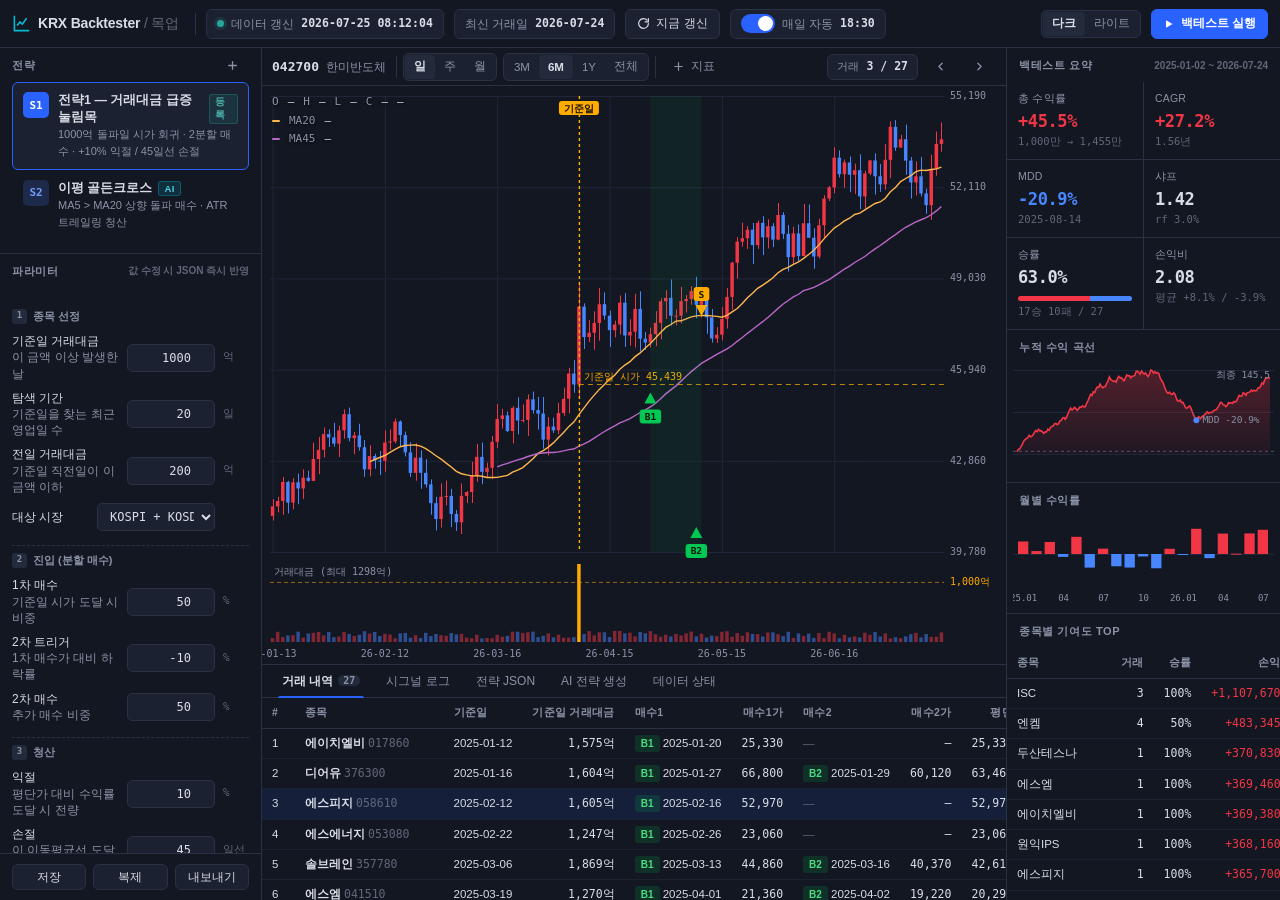
<file: mockup/index.html>
<!DOCTYPE html>
<html lang="ko">
<head>
<meta charset="utf-8">
<meta name="viewport" content="width=device-width, initial-scale=1">
<title>KRX Backtester — 목업</title>
<style>
/* ============================================================
   Design tokens — TradingView 계열 다크 (핀테크 / 데이터 대시보드)
   상승=적색 / 하락=청색 (국내 증시 관행)
   ============================================================ */
:root{
  --bg-0:#0b0e11;      /* 최하단 배경 */
  --bg-1:#131722;      /* 패널 */
  --bg-2:#1b2130;      /* 카드 / 입력 */
  --bg-3:#232a3b;      /* hover */
  --bd:#2a3143;        /* 보더 */
  --bd-str:#3a4359;
  --tx:#d9dde7;        /* 본문 */
  --tx-sub:#8b93a7;    /* 보조 (대비 4.5:1 이상) */
  --tx-dim:#5f6779;
  --up:#f23645;        /* 상승 */
  --dn:#4886ff;        /* 하락 */
  --buy:#00c853;       /* 매수 마커 */
  --sell:#ffab00;      /* 매도 마커 */
  --accent:#2962ff;
  --accent-2:#00bcd4;
  --warn:#ff9800;
  --ok:#26a69a;
  --r:6px;
  --mono:"JetBrains Mono","D2Coding",Consolas,"SF Mono",monospace;
  --sans:"Pretendard","Apple SD Gothic Neo","Malgun Gothic",-apple-system,BlinkMacSystemFont,"Segoe UI",Roboto,sans-serif;
  --z-nav:20; --z-pop:30; --z-modal:50;
}
*{box-sizing:border-box;margin:0;padding:0}
html,body{height:100%}
body{
  background:var(--bg-0);color:var(--tx);font-family:var(--sans);
  font-size:13px;line-height:1.5;overflow:hidden;
  -webkit-font-smoothing:antialiased;
}
button,input,select,textarea{font-family:inherit;font-size:inherit;color:inherit}
button{cursor:pointer;background:none;border:none}
:focus-visible{outline:2px solid var(--accent);outline-offset:1px;border-radius:3px}
::-webkit-scrollbar{width:9px;height:9px}
::-webkit-scrollbar-track{background:transparent}
::-webkit-scrollbar-thumb{background:#333c52;border-radius:5px}
::-webkit-scrollbar-thumb:hover{background:#465172}

/* ===== Layout ===== */
.app{display:flex;flex-direction:column;height:100vh}
.hd{
  height:48px;flex:0 0 48px;display:flex;align-items:center;gap:10px;
  padding:0 12px;background:var(--bg-1);border-bottom:1px solid var(--bd);z-index:var(--z-nav)
}
.body{flex:1;display:flex;min-height:0}
.pane-l{width:296px;flex:0 0 296px;background:var(--bg-1);border-right:1px solid var(--bd);display:flex;flex-direction:column;min-height:0}
.pane-c{flex:1;display:flex;flex-direction:column;min-width:0;background:var(--bg-1)}
.pane-r{width:312px;flex:0 0 312px;background:var(--bg-1);border-left:1px solid var(--bd);display:flex;flex-direction:column;min-height:0}

/* ===== Header ===== */
.logo{display:flex;align-items:center;gap:7px;font-weight:700;font-size:14px;letter-spacing:-.2px;padding-right:6px}
.logo svg{color:var(--accent-2)}
.logo span i{color:var(--tx-dim);font-style:normal;font-weight:500}
.vr{width:1px;height:22px;background:var(--bd)}
.spacer{flex:1}

.pill{
  display:inline-flex;align-items:center;gap:7px;height:30px;padding:0 10px;
  background:var(--bg-2);border:1px solid var(--bd);border-radius:var(--r);
  font-size:12px;color:var(--tx-sub);white-space:nowrap
}
.pill b{color:var(--tx);font-weight:600;font-family:var(--mono);font-size:11.5px}
.dot{width:7px;height:7px;border-radius:50%;background:var(--ok);flex:0 0 7px;box-shadow:0 0 0 3px rgba(38,166,154,.15)}
.dot.stale{background:var(--warn);box-shadow:0 0 0 3px rgba(255,152,0,.15)}
.dot.err{background:var(--up);box-shadow:0 0 0 3px rgba(242,54,69,.15)}

.btn{
  display:inline-flex;align-items:center;justify-content:center;gap:6px;
  height:30px;min-width:30px;padding:0 11px;border-radius:var(--r);
  background:var(--bg-2);border:1px solid var(--bd);color:var(--tx);
  font-size:12px;font-weight:500;transition:background .18s,border-color .18s,color .18s
}
.btn:hover{background:var(--bg-3);border-color:var(--bd-str)}
.btn:disabled{opacity:.45;cursor:not-allowed}
.btn-primary{background:var(--accent);border-color:var(--accent);color:#fff;font-weight:600}
.btn-primary:hover{background:#1e50d8;border-color:#1e50d8}
.btn-ghost{background:transparent;border-color:transparent;color:var(--tx-sub)}
.btn-ghost:hover{background:var(--bg-2);color:var(--tx)}
.btn-sm{height:26px;padding:0 9px;font-size:11.5px}
.btn.spin svg{animation:rot .9s linear infinite}
@keyframes rot{to{transform:rotate(360deg)}}

/* ===== Panel primitives ===== */
.sec{border-bottom:1px solid var(--bd)}
.sec-hd{
  display:flex;align-items:center;gap:6px;height:34px;padding:0 12px;
  font-size:11px;font-weight:700;letter-spacing:.6px;color:var(--tx-sub);text-transform:uppercase
}
.sec-hd .spacer{flex:1}
.sec-bd{padding:4px 12px 12px}
.scroll{overflow-y:auto;min-height:0}

/* 전략 목록 */
.stg{
  display:flex;align-items:flex-start;gap:9px;padding:9px 10px;border-radius:var(--r);
  border:1px solid transparent;transition:background .18s,border-color .18s;cursor:pointer;text-align:left;width:100%
}
.stg:hover{background:var(--bg-2)}
.stg[aria-selected="true"]{background:var(--bg-2);border-color:var(--accent)}
.stg-ic{
  width:26px;height:26px;flex:0 0 26px;border-radius:5px;display:grid;place-items:center;
  background:#1d2a4a;color:#6f9dff;font-family:var(--mono);font-size:11px;font-weight:700
}
.stg[aria-selected="true"] .stg-ic{background:var(--accent);color:#fff}
.stg-nm{font-size:12.5px;font-weight:600;display:flex;align-items:center;gap:6px}
.stg-ds{font-size:11px;color:var(--tx-sub);margin-top:1px;line-height:1.45}
.tag{
  display:inline-block;padding:1px 5px;border-radius:3px;font-size:9.5px;font-weight:700;
  letter-spacing:.3px;vertical-align:1px
}
.tag.ai{background:rgba(0,188,212,.14);color:#4dd0e1;border:1px solid rgba(0,188,212,.3)}
.tag.live{background:rgba(38,166,154,.14);color:#4db6ac;border:1px solid rgba(38,166,154,.3)}

/* 파라미터 폼 */
.grp{margin-top:10px}
.grp-t{
  display:flex;align-items:center;gap:6px;font-size:11px;font-weight:700;color:var(--tx-sub);
  padding:6px 0 5px;border-top:1px dashed var(--bd);margin-top:6px
}
.grp:first-child .grp-t{border-top:none;margin-top:0}
.grp-t .n{width:15px;height:15px;border-radius:3px;background:var(--bg-3);color:var(--tx-sub);
  display:grid;place-items:center;font-size:9px;font-family:var(--mono)}
.fld{display:flex;align-items:center;gap:8px;padding:4px 0}
.fld label{flex:1;font-size:12px;color:var(--tx-sub);line-height:1.35}
.fld label b{color:var(--tx);font-weight:500;display:block}
.inp{
  width:88px;flex:0 0 88px;height:28px;padding:0 8px;text-align:right;
  background:var(--bg-2);border:1px solid var(--bd);border-radius:5px;
  font-family:var(--mono);font-size:12px;transition:border-color .18s,background .18s
}
.inp:hover{border-color:var(--bd-str)}
.inp:focus{border-color:var(--accent);background:#161c2b;outline:none}
.inp.w-full{width:100%;flex:1;text-align:left}
.unit{width:26px;flex:0 0 26px;font-size:11px;color:var(--tx-dim);font-family:var(--mono)}
select.inp{text-align:left;cursor:pointer;padding-right:4px}

/* 토글 */
.sw{position:relative;width:34px;height:19px;flex:0 0 34px;cursor:pointer}
.sw input{position:absolute;opacity:0;width:100%;height:100%;margin:0;cursor:pointer}
.sw i{
  position:absolute;inset:0;background:#39415a;border-radius:19px;transition:background .18s;pointer-events:none
}
.sw i::after{
  content:"";position:absolute;top:2px;left:2px;width:15px;height:15px;border-radius:50%;
  background:#fff;transition:transform .18s
}
.sw input:checked + i{background:var(--accent)}
.sw input:checked + i::after{transform:translateX(15px)}
.sw input:focus-visible + i{box-shadow:0 0 0 2px var(--accent)}

/* 지표 칩 */
.chips{display:flex;flex-wrap:wrap;gap:5px;margin-top:6px}
.chip{
  display:inline-flex;align-items:center;gap:5px;height:25px;padding:0 8px;border-radius:13px;
  background:var(--bg-2);border:1px solid var(--bd);font-size:11.5px;color:var(--tx-sub);
  transition:background .18s,border-color .18s,color .18s
}
.chip:hover{background:var(--bg-3);color:var(--tx)}
.chip[aria-pressed="true"]{background:rgba(41,98,255,.16);border-color:rgba(41,98,255,.5);color:#8fb0ff}
.chip .sw-dot{width:6px;height:6px;border-radius:50%;background:currentColor;opacity:.55}
.chip[aria-pressed="true"] .sw-dot{opacity:1}

/* ===== 차트 툴바 ===== */
.tb{
  height:38px;flex:0 0 38px;display:flex;align-items:center;gap:6px;padding:0 10px;
  border-bottom:1px solid var(--bd);background:var(--bg-1)
}
.sym{display:flex;align-items:center;gap:7px;padding-right:4px}
.sym-cd{font-family:var(--mono);font-size:13px;font-weight:700}
.sym-nm{font-size:12px;color:var(--tx-sub)}
.seg{display:flex;background:var(--bg-2);border:1px solid var(--bd);border-radius:var(--r);padding:1px}
.seg button{
  height:24px;padding:0 9px;border-radius:4px;font-size:11.5px;color:var(--tx-sub);font-weight:500;
  transition:background .18s,color .18s
}
.seg button:hover{color:var(--tx)}
.seg button[aria-pressed="true"]{background:var(--bg-3);color:var(--tx);font-weight:600}

/* ===== 차트 ===== */
.chart-wrap{flex:1;position:relative;min-height:0;background:var(--bg-1)}
canvas{display:block;width:100%;height:100%}
.legend{
  position:absolute;top:8px;left:10px;display:flex;flex-direction:column;gap:2px;
  font-family:var(--mono);font-size:11px;pointer-events:none;z-index:2;text-shadow:0 1px 3px rgba(0,0,0,.8)
}
.legend .row{display:flex;gap:9px;align-items:center}
.legend .k{color:var(--tx-sub)}
.legend .sq{width:8px;height:2px;border-radius:1px}
.tt{
  position:absolute;z-index:var(--z-pop);pointer-events:none;display:none;
  background:rgba(19,23,34,.97);border:1px solid var(--bd-str);border-radius:var(--r);
  padding:7px 9px;font-family:var(--mono);font-size:11px;min-width:158px;
  box-shadow:0 8px 24px rgba(0,0,0,.55)
}
.tt .d{color:var(--tx-sub);margin-bottom:4px;font-size:10.5px}
.tt .l{display:flex;justify-content:space-between;gap:14px}
.tt .l span:first-child{color:var(--tx-sub)}
.tt .ev{margin-top:5px;padding-top:5px;border-top:1px solid var(--bd);font-size:10.5px}

/* ===== 우측 성과 ===== */
.kpi-grid{display:grid;grid-template-columns:1fr 1fr;gap:1px;background:var(--bd)}
.kpi{background:var(--bg-1);padding:9px 11px}
.kpi .k{font-size:10.5px;color:var(--tx-sub);letter-spacing:.2px;display:flex;align-items:center;gap:4px}
.kpi .v{font-family:var(--mono);font-size:17px;font-weight:700;margin-top:2px;letter-spacing:-.4px}
.kpi .s{font-size:10.5px;color:var(--tx-dim);font-family:var(--mono)}
.pos{color:var(--up)}.neg{color:var(--dn)}

.bar{height:5px;border-radius:3px;background:var(--bg-3);overflow:hidden;display:flex;margin-top:6px}
.bar i{display:block;height:100%}
.bar i.w{background:var(--up)}
.bar i.l{background:var(--dn)}

/* ===== 하단 독 ===== */
.dock{flex:0 0 236px;display:flex;flex-direction:column;border-top:1px solid var(--bd);background:var(--bg-1);min-height:0}
.tabs{height:33px;flex:0 0 33px;display:flex;align-items:center;gap:2px;padding:0 8px;border-bottom:1px solid var(--bd)}
.tab{
  height:33px;padding:0 12px;font-size:12px;color:var(--tx-sub);font-weight:500;position:relative;
  transition:color .18s
}
.tab:hover{color:var(--tx)}
.tab[aria-selected="true"]{color:var(--tx);font-weight:600}
.tab[aria-selected="true"]::after{content:"";position:absolute;left:8px;right:8px;bottom:0;height:2px;background:var(--accent);border-radius:2px 2px 0 0}
.tab .cnt{
  display:inline-block;margin-left:5px;padding:0 5px;border-radius:8px;background:var(--bg-3);
  font-size:10px;font-family:var(--mono);color:var(--tx-sub);vertical-align:1px
}
.tabpane{flex:1;overflow:auto;min-height:0;display:none}
.tabpane.on{display:block}

table{width:100%;border-collapse:collapse;font-size:12px}
thead th{
  position:sticky;top:0;background:var(--bg-1);z-index:1;text-align:right;font-weight:600;font-size:10.5px;
  color:var(--tx-sub);letter-spacing:.3px;padding:7px 10px;border-bottom:1px solid var(--bd);white-space:nowrap
}
thead th:first-child,thead th.l{text-align:left}
tbody td{padding:6px 10px;text-align:right;border-bottom:1px solid rgba(42,49,67,.5);font-family:var(--mono);font-size:11.5px;white-space:nowrap}
tbody td.l{text-align:left;font-family:var(--sans)}
tbody tr{transition:background .15s;cursor:pointer}
tbody tr:hover{background:var(--bg-2)}
tbody tr.sel{background:rgba(41,98,255,.1)}
.mk{
  display:inline-flex;align-items:center;gap:4px;padding:1px 6px;border-radius:3px;font-size:10px;font-weight:700
}
.mk.b{background:rgba(0,200,83,.15);color:#4ade80}
.mk.s{background:rgba(255,171,0,.15);color:#fbbf24}
.mk.x{background:rgba(72,134,255,.15);color:#7ba4ff}

/* 코드 뷰 */
pre.code{
  font-family:var(--mono);font-size:11.5px;line-height:1.6;padding:11px 13px;color:#c3cadb;
  tab-size:2;white-space:pre;overflow:auto
}
.code .k{color:#82aaff}.code .s{color:#c3e88d}.code .n{color:#f78c6c}.code .c{color:#5f6779}

/* AI 프롬프트 */
.ai-box{padding:11px 13px;display:flex;flex-direction:column;gap:9px;height:100%}
.ai-in{
  flex:1;min-height:56px;resize:none;background:var(--bg-2);border:1px solid var(--bd);border-radius:var(--r);
  padding:9px 11px;font-size:12.5px;line-height:1.55
}
.ai-in:focus{border-color:var(--accent);outline:none}
.ai-row{display:flex;gap:7px;align-items:center}
.hint{font-size:11px;color:var(--tx-dim);line-height:1.5}

/* 토스트 */
.toast{
  position:fixed;bottom:18px;left:50%;transform:translate(-50%,14px);z-index:var(--z-modal);
  display:flex;align-items:center;gap:8px;padding:9px 14px;border-radius:8px;
  background:#1e2536;border:1px solid var(--bd-str);box-shadow:0 10px 34px rgba(0,0,0,.6);
  font-size:12.5px;opacity:0;pointer-events:none;transition:opacity .22s,transform .22s
}
.toast.on{opacity:1;transform:translate(-50%,0)}

/* 진행 바 */
.prog{position:absolute;top:0;left:0;height:2px;background:var(--accent);width:0;transition:width .2s;z-index:var(--z-nav)}

@media (prefers-reduced-motion:reduce){*{animation:none!important;transition:none!important}}
@media (max-width:1280px){
  .pane-l{width:262px;flex-basis:262px}
  .pane-r{width:274px;flex-basis:274px}
}
</style>
</head>
<body>
<div class="app">
  <div class="prog" id="prog"></div>

  <!-- ================= 헤더 ================= -->
  <header class="hd">
    <div class="logo">
      <svg width="19" height="19" viewBox="0 0 24 24" fill="none" stroke="currentColor" stroke-width="2" stroke-linecap="round" stroke-linejoin="round" aria-hidden="true">
        <path d="M3 3v18h18"/><path d="m7 14 3-4 3 3 5-7"/>
      </svg>
      <span>KRX Backtester <i>/ 목업</i></span>
    </div>
    <div class="vr"></div>

    <div class="pill" title="marcap 저장소 마지막 git pull 시각">
      <span class="dot" id="dataDot" aria-hidden="true"></span>
      <span>데이터 갱신</span><b id="lastSync">2026-07-25 08:12:04</b>
    </div>
    <div class="pill" title="데이터셋에 포함된 마지막 거래일">
      <span>최신 거래일</span><b id="lastTrade">2026-07-24</b>
    </div>

    <button class="btn" id="btnSync" title="marcap 저장소를 지금 갱신합니다 (git pull)">
      <svg width="13" height="13" viewBox="0 0 24 24" fill="none" stroke="currentColor" stroke-width="2.2" stroke-linecap="round" stroke-linejoin="round" aria-hidden="true">
        <path d="M21 12a9 9 0 1 1-2.6-6.4"/><path d="M21 3v6h-6"/>
      </svg>
      지금 갱신
    </button>

    <label class="pill" style="cursor:pointer" title="Windows 작업 스케줄러에 매일 자동 갱신을 등록합니다">
      <span class="sw"><input type="checkbox" id="autoSync" checked><i></i></span>
      <span>매일 자동</span><b id="autoTime">18:30</b>
    </label>

    <div class="spacer"></div>

    <div class="seg" role="group" aria-label="테마">
      <button aria-pressed="true">다크</button><button aria-pressed="false">라이트</button>
    </div>
    <button class="btn btn-primary" id="btnRun">
      <svg width="12" height="12" viewBox="0 0 24 24" fill="currentColor" aria-hidden="true"><path d="M6 4.5v15l13-7.5z"/></svg>
      백테스트 실행
    </button>
  </header>

  <div class="body">
    <!-- ================= 좌측: 전략 ================= -->
    <aside class="pane-l">
      <div class="sec">
        <div class="sec-hd">
          전략
          <div class="spacer"></div>
          <button class="btn btn-ghost btn-sm" title="전략 추가">
            <svg width="13" height="13" viewBox="0 0 24 24" fill="none" stroke="currentColor" stroke-width="2.4" stroke-linecap="round" aria-hidden="true"><path d="M12 5v14M5 12h14"/></svg>
          </button>
        </div>
        <div class="sec-bd" style="padding-top:0">
          <button class="stg" aria-selected="true">
            <span class="stg-ic">S1</span>
            <span>
              <span class="stg-nm">전략1 — 거래대금 급증 눌림목 <span class="tag live">등록</span></span>
              <span class="stg-ds">1000억 돌파일 시가 회귀 · 2분할 매수 · +10% 익절 / 45일선 손절</span>
            </span>
          </button>
          <button class="stg" aria-selected="false">
            <span class="stg-ic">S2</span>
            <span>
              <span class="stg-nm">이평 골든크로스 <span class="tag ai">AI</span></span>
              <span class="stg-ds">MA5 &gt; MA20 상향 돌파 매수 · ATR 트레일링 청산</span>
            </span>
          </button>
        </div>
      </div>

      <div class="sec scroll" style="flex:1">
        <div class="sec-hd">
          파라미터
          <div class="spacer"></div>
          <span style="font-size:10px;color:var(--tx-dim);text-transform:none;letter-spacing:0">값 수정 시 JSON 즉시 반영</span>
        </div>
        <div class="sec-bd">

          <div class="grp">
            <div class="grp-t"><span class="n">1</span>종목 선정</div>
            <div class="fld">
              <label for="p_amt"><b>기준일 거래대금</b>이 금액 이상 발생한 날</label>
              <input class="inp" id="p_amt" type="number" value="1000" data-path="universe.spike_amount_krw_eok">
              <span class="unit">억</span>
            </div>
            <div class="fld">
              <label for="p_look"><b>탐색 기간</b>기준일을 찾는 최근 영업일 수</label>
              <input class="inp" id="p_look" type="number" value="20" data-path="universe.lookback_days">
              <span class="unit">일</span>
            </div>
            <div class="fld">
              <label for="p_prev"><b>전일 거래대금</b>기준일 직전일이 이 금액 이하</label>
              <input class="inp" id="p_prev" type="number" value="200" data-path="universe.prev_day_amount_max_eok">
              <span class="unit">억</span>
            </div>
            <div class="fld">
              <label for="p_mkt"><b>대상 시장</b></label>
              <select class="inp" id="p_mkt" style="width:118px;flex-basis:118px" data-path="universe.markets">
                <option>KOSPI + KOSDAQ</option><option>KOSPI</option><option>KOSDAQ</option>
              </select>
              <span class="unit"></span>
            </div>
          </div>

          <div class="grp">
            <div class="grp-t"><span class="n">2</span>진입 (분할 매수)</div>
            <div class="fld">
              <label for="p_b1"><b>1차 매수</b>기준일 시가 도달 시 비중</label>
              <input class="inp" id="p_b1" type="number" value="50" data-path="entries[0].size_pct">
              <span class="unit">%</span>
            </div>
            <div class="fld">
              <label for="p_b2d"><b>2차 트리거</b>1차 매수가 대비 하락률</label>
              <input class="inp" id="p_b2d" type="number" value="-10" data-path="entries[1].trigger_pct">
              <span class="unit">%</span>
            </div>
            <div class="fld">
              <label for="p_b2"><b>2차 매수</b>추가 매수 비중</label>
              <input class="inp" id="p_b2" type="number" value="50" data-path="entries[1].size_pct">
              <span class="unit">%</span>
            </div>
          </div>

          <div class="grp">
            <div class="grp-t"><span class="n">3</span>청산</div>
            <div class="fld">
              <label for="p_tp"><b>익절</b>평단가 대비 수익률 도달 시 전량</label>
              <input class="inp" id="p_tp" type="number" value="10" data-path="exits[0].target_pct">
              <span class="unit">%</span>
            </div>
            <div class="fld">
              <label for="p_sl"><b>손절</b>이 이동평균선 도달 시 전량</label>
              <input class="inp" id="p_sl" type="number" value="45" data-path="exits[1].ma_period">
              <span class="unit">일선</span>
            </div>
          </div>

          <div class="grp">
            <div class="grp-t"><span class="n">4</span>실행 · 비용</div>
            <div class="fld">
              <label for="p_res"><b>체결 해상도</b></label>
              <select class="inp" id="p_res" style="width:118px;flex-basis:118px" data-path="execution.resolution">
                <option>1분봉</option><option>일봉 (근사)</option>
              </select><span class="unit"></span>
            </div>
            <div class="fld">
              <label for="p_cap"><b>초기 자본</b></label>
              <input class="inp" id="p_cap" type="number" value="10000" data-path="portfolio.initial_capital_manwon">
              <span class="unit">만</span>
            </div>
            <div class="fld">
              <label for="p_slip"><b>슬리피지</b></label>
              <input class="inp" id="p_slip" type="number" value="0.1" step="0.05" data-path="execution.slippage_pct">
              <span class="unit">%</span>
            </div>
            <div class="fld">
              <label for="p_fee"><b>수수료+세금</b></label>
              <input class="inp" id="p_fee" type="number" value="0.23" step="0.01" data-path="execution.fee_pct">
              <span class="unit">%</span>
            </div>
          </div>

          <div class="grp">
            <div class="grp-t"><span class="n">5</span>표시 지표 (LAG)</div>
            <div class="chips" id="indChips">
              <button class="chip" aria-pressed="true" data-ind="MA45"><span class="sw-dot"></span>MA 45</button>
              <button class="chip" aria-pressed="true" data-ind="MA20"><span class="sw-dot"></span>MA 20</button>
              <button class="chip" aria-pressed="false" data-ind="MA5"><span class="sw-dot"></span>MA 5</button>
              <button class="chip" aria-pressed="false" data-ind="BB"><span class="sw-dot"></span>볼린저</button>
              <button class="chip" aria-pressed="false" data-ind="RSI"><span class="sw-dot"></span>RSI 14</button>
              <button class="chip" aria-pressed="false" data-ind="MACD"><span class="sw-dot"></span>MACD</button>
              <button class="chip" aria-pressed="false" data-ind="ATR"><span class="sw-dot"></span>ATR 14</button>
              <button class="chip" aria-pressed="false" data-ind="OBV"><span class="sw-dot"></span>OBV</button>
              <button class="chip" aria-pressed="false" data-ind="STOCH"><span class="sw-dot"></span>스토캐스틱</button>
              <button class="chip" aria-pressed="false" data-ind="ADD"><span class="sw-dot"></span>+ 지표 추가</button>
            </div>
          </div>

        </div>
      </div>

      <div class="sec" style="border-bottom:none">
        <div class="sec-bd" style="padding:10px 12px;display:flex;gap:7px">
          <button class="btn btn-sm" style="flex:1">저장</button>
          <button class="btn btn-sm" style="flex:1">복제</button>
          <button class="btn btn-sm" style="flex:1">내보내기</button>
        </div>
      </div>
    </aside>

    <!-- ================= 중앙: 차트 ================= -->
    <main class="pane-c">
      <div class="tb">
        <div class="sym">
          <span class="sym-cd" id="symCode">042700</span>
          <span class="sym-nm" id="symName">한미반도체</span>
        </div>
        <div class="vr"></div>
        <div class="seg" role="group" aria-label="봉 주기">
          <button aria-pressed="true">일</button><button aria-pressed="false">주</button><button aria-pressed="false">월</button>
        </div>
        <div class="seg" role="group" aria-label="조회 기간">
          <button aria-pressed="false">3M</button><button aria-pressed="true">6M</button>
          <button aria-pressed="false">1Y</button><button aria-pressed="false">전체</button>
        </div>
        <div class="vr"></div>
        <button class="btn btn-ghost btn-sm">
          <svg width="13" height="13" viewBox="0 0 24 24" fill="none" stroke="currentColor" stroke-width="2.2" stroke-linecap="round" aria-hidden="true"><path d="M12 5v14M5 12h14"/></svg>
          지표
        </button>
        <div class="spacer"></div>
        <span class="pill btn-sm" style="height:26px;font-size:11px">거래 <b id="tradeIdxLabel">3 / 27</b></span>
        <button class="btn btn-ghost btn-sm" id="prevTrade" aria-label="이전 거래">
          <svg width="13" height="13" viewBox="0 0 24 24" fill="none" stroke="currentColor" stroke-width="2.4" stroke-linecap="round" stroke-linejoin="round" aria-hidden="true"><path d="m15 18-6-6 6-6"/></svg>
        </button>
        <button class="btn btn-ghost btn-sm" id="nextTrade" aria-label="다음 거래">
          <svg width="13" height="13" viewBox="0 0 24 24" fill="none" stroke="currentColor" stroke-width="2.4" stroke-linecap="round" stroke-linejoin="round" aria-hidden="true"><path d="m9 18 6-6-6-6"/></svg>
        </button>
      </div>

      <div class="chart-wrap" id="chartWrap">
        <canvas id="chart"></canvas>
        <div class="legend" id="legend">
          <div class="row">
            <span class="k">O</span><span id="lgO">—</span>
            <span class="k">H</span><span id="lgH">—</span>
            <span class="k">L</span><span id="lgL">—</span>
            <span class="k">C</span><span id="lgC">—</span>
            <span id="lgP">—</span>
          </div>
          <div class="row"><span class="sq" style="background:#ffb74d"></span><span class="k">MA20</span><span id="lgM20">—</span></div>
          <div class="row"><span class="sq" style="background:#ba68c8"></span><span class="k">MA45</span><span id="lgM45">—</span></div>
        </div>
        <div class="tt" id="tt"></div>
      </div>

      <!-- ================= 하단 독 ================= -->
      <div class="dock">
        <div class="tabs" role="tablist">
          <button class="tab" role="tab" aria-selected="true" data-pane="pnTrades">거래 내역<span class="cnt" id="tradeCnt">27</span></button>
          <button class="tab" role="tab" aria-selected="false" data-pane="pnSignals">시그널 로그</button>
          <button class="tab" role="tab" aria-selected="false" data-pane="pnJson">전략 JSON</button>
          <button class="tab" role="tab" aria-selected="false" data-pane="pnAI">AI 전략 생성</button>
          <button class="tab" role="tab" aria-selected="false" data-pane="pnData">데이터 상태</button>
        </div>

        <div class="tabpane on" id="pnTrades" role="tabpanel">
          <table>
            <thead><tr>
              <th class="l">#</th><th class="l">종목</th><th class="l">기준일</th>
              <th>기준일 거래대금</th><th class="l">매수1</th><th>매수1가</th>
              <th class="l">매수2</th><th>매수2가</th><th>평단</th>
              <th class="l">매도일</th><th>매도가</th><th class="l">사유</th>
              <th>보유일</th><th>수익률</th><th>손익</th>
            </tr></thead>
            <tbody id="tradeBody"></tbody>
          </table>
        </div>

        <div class="tabpane" id="pnSignals" role="tabpanel">
          <pre class="code" id="sigLog"></pre>
        </div>

        <div class="tabpane" id="pnJson" role="tabpanel">
          <pre class="code" id="jsonView"></pre>
        </div>

        <div class="tabpane" id="pnAI" role="tabpanel">
          <div class="ai-box">
            <div class="hint">자연어로 조건을 쓰면 아래 <b>전략 DSL v1</b> JSON으로 변환됩니다. 변환 결과는 좌측 파라미터 패널에 그대로 로드됩니다.</div>
            <textarea class="ai-in" id="aiIn">20일 안에 거래대금 1000억 넘은 날이 있고, 그 전날은 200억 이하였던 종목 중에서 기준일 시가까지 눌린 종목을 시가에 절반 매수. 매수가보다 10% 더 빠지면 나머지 절반 매수. 평단 +10%면 전량 익절, 45일선 닿으면 전량 손절.</textarea>
            <div class="ai-row">
              <button class="btn btn-primary" id="btnAI">
                <svg width="13" height="13" viewBox="0 0 24 24" fill="none" stroke="currentColor" stroke-width="2" stroke-linecap="round" stroke-linejoin="round" aria-hidden="true"><path d="M12 3v3M12 18v3M3 12h3M18 12h3M5.6 5.6l2.1 2.1M16.3 16.3l2.1 2.1M18.4 5.6l-2.1 2.1M7.7 16.3l-2.1 2.1"/></svg>
                DSL로 변환
              </button>
              <button class="btn">예시 불러오기</button>
              <span class="hint" id="aiStat">DSL v1 · 검증 스키마 <code style="font-family:var(--mono)">strategies/schema.json</code></span>
            </div>
          </div>
        </div>

        <div class="tabpane" id="pnData" role="tabpanel">
          <table>
            <thead><tr><th class="l">항목</th><th class="l">값</th><th class="l">비고</th></tr></thead>
            <tbody>
              <tr><td class="l">저장소</td><td class="l">./marcap</td><td class="l">github.com/FinanceData/marcap</td></tr>
              <tr><td class="l">마지막 갱신</td><td class="l" id="dRow1">2026-07-25 08:12:04</td><td class="l">update_marcap.bat 실행</td></tr>
              <tr><td class="l">갱신 방식</td><td class="l">git pull --ff-only</td><td class="l">소요 3.4초 · 파일 2개 변경</td></tr>
              <tr><td class="l">최신 거래일</td><td class="l">2026-07-24</td><td class="l">marcap-2026.parquet</td></tr>
              <tr><td class="l">커버리지</td><td class="l">1995-05-02 ~ 2026-07-24</td><td class="l">32개 연도 파일 · 약 1,100만 행</td></tr>
              <tr><td class="l">자동 갱신</td><td class="l">매일 18:30</td><td class="l">작업 스케줄러 KRXBacktesterDataSync</td></tr>
              <tr><td class="l">캐시</td><td class="l">cache/daily.feather</td><td class="l">갱신 후 자동 재빌드</td></tr>
            </tbody>
          </table>
        </div>
      </div>
    </main>

    <!-- ================= 우측: 성과 ================= -->
    <aside class="pane-r">
      <div class="sec">
        <div class="sec-hd">백테스트 요약
          <div class="spacer"></div>
          <span style="font-size:10px;color:var(--tx-dim);text-transform:none;letter-spacing:0">2025-01-02 ~ 2026-07-24</span>
        </div>
        <div class="kpi-grid">
          <div class="kpi"><div class="k">총 수익률</div><div class="v pos" id="kRet">+38.4%</div><div class="s">1,000만 → 1,384만</div></div>
          <div class="kpi"><div class="k">CAGR</div><div class="v pos" id="kCagr">+24.1%</div><div class="s">1.56년</div></div>
          <div class="kpi"><div class="k">MDD</div><div class="v neg" id="kMdd">-12.7%</div><div class="s">2025-08-14</div></div>
          <div class="kpi"><div class="k">샤프</div><div class="v" id="kSharpe">1.42</div><div class="s">rf 3.0%</div></div>
          <div class="kpi"><div class="k">승률</div><div class="v" id="kWin">63.0%</div>
            <div class="bar"><i class="w" style="width:63%"></i><i class="l" style="width:37%"></i></div>
            <div class="s" style="margin-top:3px">17승 10패 / 27</div>
          </div>
          <div class="kpi"><div class="k">손익비</div><div class="v" id="kPf">2.08</div><div class="s">평균 +8.1% / -3.9%</div></div>
        </div>
      </div>

      <div class="sec">
        <div class="sec-hd">누적 수익 곡선</div>
        <div style="height:118px;padding:0 6px 8px"><canvas id="eq"></canvas></div>
      </div>

      <div class="sec">
        <div class="sec-hd">월별 수익률</div>
        <div style="height:96px;padding:0 6px 8px"><canvas id="mo"></canvas></div>
      </div>

      <div class="sec scroll" style="flex:1;border-bottom:none">
        <div class="sec-hd">종목별 기여도 Top</div>
        <table>
          <thead><tr><th class="l">종목</th><th>거래</th><th>승률</th><th>손익</th></tr></thead>
          <tbody id="byStock"></tbody>
        </table>
      </div>
    </aside>
  </div>
</div>

<div class="toast" id="toast"><span class="dot"></span><span id="toastMsg"></span></div>

<script>
/* ============================================================
   목업 데이터 생성 — 결정론적 시드 (새로고침해도 동일 화면)
   실제 구현에서는 marcap parquet + 1분봉 체결 시뮬레이터로 대체
   ============================================================ */
const seed = s => () => (s = s * 1664525 + 1013904223 & 0x7fffffff) / 0x7fffffff;
const rnd = seed(20260724);
const fmt = n => n.toLocaleString('ko-KR');
const pct = n => (n >= 0 ? '+' : '') + n.toFixed(2) + '%';
const CL = { up:'#f23645', dn:'#4886ff', buy:'#00c853', sell:'#ffab00',
             ma20:'#ffb74d', ma45:'#ba68c8', grid:'#20263a', txt:'#8b93a7' };

/* --- 일봉 시계열 --- */
const BARS = 132;
const bars = [];
(function build(){
  let px = 41000, d = new Date(2026, 0, 12);
  for (let i = 0; i < BARS; i++){
    d.setDate(d.getDate() + 1);
    while (d.getDay() === 0 || d.getDay() === 6) d.setDate(d.getDate() + 1);
    // 60번째 봉에서 거래대금 급증 이벤트(기준일)를 만든다
    const spike = i === 60;
    const drift = i < 60 ? 0.0012 : (i < 88 ? -0.0042 : 0.0035);
    const vol = spike ? 0.11 : 0.021;
    const o = px;
    const c = Math.max(1000, o * (1 + drift + (rnd() - 0.5) * vol * 2));
    const h = Math.max(o, c) * (1 + rnd() * (spike ? 0.05 : 0.013));
    const l = Math.min(o, c) * (1 - rnd() * (spike ? 0.018 : 0.013));
    const amt = Math.round((spike ? 1180 + rnd() * 420 : 55 + rnd() * 130) * 1e8); // 원
    bars.push({ t:new Date(d), o:Math.round(o), h:Math.round(h), l:Math.round(l), c:Math.round(c),
                v:Math.round(amt / ((o + c) / 2)), amt, spike });
    px = c;
  }
})();
const ma = p => bars.map((_, i) => i < p - 1 ? null
  : bars.slice(i - p + 1, i + 1).reduce((s, b) => s + b.c, 0) / p);
const MA20 = ma(20), MA45 = ma(45), MA5 = ma(5);

/* --- 전략1 시그널 (기준일 60 → 시가 회귀 → 2분할 → 익절) --- */
const REF = 60;
const refOpen = bars[REF].o;
let iB1 = bars.findIndex((b, i) => i > REF && b.l <= refOpen);
if (iB1 < 0) iB1 = REF + 14;
const pB1 = refOpen;
const pB2 = Math.round(pB1 * 0.9);
let iB2 = bars.findIndex((b, i) => i > iB1 && b.l <= pB2);
if (iB2 < 0) iB2 = iB1 + 9;
const avg = Math.round((pB1 + pB2) / 2);
const pTP = Math.round(avg * 1.1);
let iS = bars.findIndex((b, i) => i > iB2 && b.h >= pTP);
if (iS < 0) iS = bars.length - 4;

const marks = [
  { i:REF, kind:'ref',  price:refOpen, label:'기준일', note:'거래대금 ' + (bars[REF].amt / 1e8).toFixed(0) + '억 · 전일 ' + (bars[REF-1].amt / 1e8).toFixed(0) + '억' },
  { i:iB1, kind:'buy',  price:pB1, label:'B1', note:'기준일 시가 도달 · 50% 매수 @ ' + fmt(pB1) },
  { i:iB2, kind:'buy',  price:pB2, label:'B2', note:'B1 대비 -10% · 50% 추가 매수 @ ' + fmt(pB2) },
  { i:iS,  kind:'sell', price:pTP, label:'S',  note:'평단 +10% 익절 @ ' + fmt(pTP) }
];

/* --- 거래 내역 목업 --- */
const NAMES = [['042700','한미반도체'],['017860','에이치엘비'],['095340','ISC'],['214450','파마리서치'],
  ['058610','에스피지'],['278280','천보'],['365340','성일하이텍'],['348370','엔켐'],['053080','에스에너지'],
  ['475150','SK바이오팜'],['196170','알테오젠'],['145720','덴티움'],['950130','엑세스바이오'],
  ['064760','티씨케이'],['131970','두산테스나'],['253450','스튜디오드래곤'],['178920','PI첨단소재'],
  ['112040','위메이드'],['192080','더블유게임즈'],['041510','에스엠'],['263750','펄어비스'],
  ['293490','카카오게임즈'],['376300','디어유'],['357780','솔브레인'],['403870','HPSP'],
  ['166090','하나머티리얼즈'],['240810','원익IPS']];
const REASONS = [['익절','+10% 도달','s'],['익절','+10% 도달','s'],['익절','+10% 도달','s'],['손절','45일선 이탈','x']];
const trades = NAMES.map((_, i) => {
  // 같은 종목이 여러 번 잡히는 경우를 섞는다 (종목별 기여도 표 확인용)
  const n = i % 3 === 0 ? NAMES[Math.floor(rnd() * 12)] : NAMES[i];
  const win = rnd() < 0.63;
  const r = win ? 10 : -(2 + rnd() * 6);
  const b1 = Math.round((8000 + rnd() * 90000) / 10) * 10;
  const has2 = rnd() < 0.55;
  const b2 = has2 ? Math.round(b1 * 0.9 / 10) * 10 : null;
  const av = has2 ? Math.round((b1 + b2) / 2) : b1;
  const sp = Math.round(av * (1 + r / 100) / 10) * 10;
  const d0 = new Date(2025, 0, 6 + Math.floor(rnd() * 550));
  const dB1 = new Date(d0.getTime() + 86400000 * (2 + Math.floor(rnd() * 12)));
  const dB2 = has2 ? new Date(dB1.getTime() + 86400000 * (1 + Math.floor(rnd() * 9))) : null;
  const hold = 3 + Math.floor(rnd() * 34);
  const dS = new Date(dB1.getTime() + 86400000 * hold);
  const qty = Math.floor(3700000 / av);
  return { no:i + 1, code:n[0], name:n[1], ref:d0, amt:1000 + Math.floor(rnd() * 900),
           dB1, b1, dB2, b2, av, dS, sp, hold, r, pnl:Math.round((sp - av) * qty),
           reason: win ? REASONS[0] : REASONS[3] };
}).sort((a, b) => a.dB1 - b.dB1).map((t, i) => (t.no = i + 1, t));

const D = d => d.toISOString().slice(0, 10);

/* ============================================================
   렌더링
   ============================================================ */
function fitCanvas(cv){
  const r = cv.getBoundingClientRect(), dpr = window.devicePixelRatio || 1;
  cv.width = Math.max(1, r.width * dpr); cv.height = Math.max(1, r.height * dpr);
  const ctx = cv.getContext('2d'); ctx.setTransform(dpr, 0, 0, dpr, 0, 0);
  return { ctx, w:r.width, h:r.height };
}

const active = new Set(['MA45','MA20']);
let hoverIdx = -1;

function drawChart(){
  const cv = document.getElementById('chart');
  const { ctx, w, h } = fitCanvas(cv);
  const PR = 62, PL = 8, PT = 10, PB = 22;           // 우측 가격축 / 하단 시간축
  const volH = 78, gap = 12;
  const priceH = h - PT - PB - volH - gap;
  const cw = (w - PL - PR) / BARS, bw = Math.max(1.5, cw * 0.68);

  const hi = Math.max(...bars.map(b => b.h)) * 1.015;
  const lo = Math.min(...bars.map(b => b.l)) * 0.985;
  const Y = p => PT + (hi - p) / (hi - lo) * priceH;
  const X = i => PL + i * cw + cw / 2;
  const vMax = Math.max(...bars.map(b => b.amt));
  const VY = a => PT + priceH + gap + volH - (a / vMax) * volH;

  ctx.clearRect(0, 0, w, h);
  ctx.font = '10px ui-monospace,Consolas,monospace';

  // 격자 + 가격축
  ctx.strokeStyle = CL.grid; ctx.fillStyle = CL.txt; ctx.lineWidth = 1;
  for (let g = 0; g <= 5; g++){
    const y = PT + priceH * g / 5, p = hi - (hi - lo) * g / 5;
    ctx.beginPath(); ctx.moveTo(PL, y + .5); ctx.lineTo(w - PR, y + .5); ctx.stroke();
    ctx.textAlign = 'left'; ctx.fillText(fmt(Math.round(p / 10) * 10), w - PR + 6, y + 3);
  }
  // 시간축
  ctx.textAlign = 'center';
  for (let i = 0; i < BARS; i += 22){
    const x = X(i);
    ctx.strokeStyle = CL.grid; ctx.beginPath(); ctx.moveTo(x + .5, PT); ctx.lineTo(x + .5, PT + priceH); ctx.stroke();
    ctx.fillStyle = CL.txt; ctx.fillText(D(bars[i].t).slice(2), x, h - 7);
  }

  // 거래대금
  bars.forEach((b, i) => {
    ctx.fillStyle = b.spike ? '#ffab00' : (b.c >= b.o ? 'rgba(242,54,69,.5)' : 'rgba(72,134,255,.5)');
    const y = VY(b.amt); ctx.fillRect(X(i) - bw / 2, y, bw, PT + priceH + gap + volH - y);
  });
  ctx.fillStyle = CL.txt; ctx.textAlign = 'left';
  ctx.fillText('거래대금 (최대 ' + (vMax / 1e8).toFixed(0) + '억)', PL + 4, PT + priceH + gap + 11);
  // 1000억 기준선
  const yRef = VY(1000e8);
  if (yRef > PT + priceH + gap){
    ctx.strokeStyle = 'rgba(255,171,0,.55)'; ctx.setLineDash([4, 3]);
    ctx.beginPath(); ctx.moveTo(PL, yRef + .5); ctx.lineTo(w - PR, yRef + .5); ctx.stroke(); ctx.setLineDash([]);
    ctx.fillStyle = '#ffab00'; ctx.textAlign = 'left'; ctx.fillText('1,000억', w - PR + 6, yRef + 3);
  }

  // 캔들
  bars.forEach((b, i) => {
    const up = b.c >= b.o, x = X(i);
    ctx.strokeStyle = ctx.fillStyle = up ? CL.up : CL.dn;
    ctx.lineWidth = 1;
    ctx.beginPath(); ctx.moveTo(Math.round(x) + .5, Y(b.h)); ctx.lineTo(Math.round(x) + .5, Y(b.l)); ctx.stroke();
    const yo = Y(b.o), yc = Y(b.c);
    ctx.fillRect(x - bw / 2, Math.min(yo, yc), bw, Math.max(1, Math.abs(yc - yo)));
  });

  // 이동평균
  const line = (arr, color) => {
    ctx.strokeStyle = color; ctx.lineWidth = 1.4; ctx.beginPath();
    let started = false;
    arr.forEach((v, i) => { if (v == null) return;
      started ? ctx.lineTo(X(i), Y(v)) : (ctx.moveTo(X(i), Y(v)), started = true); });
    ctx.stroke();
  };
  if (active.has('MA20')) line(MA20, CL.ma20);
  if (active.has('MA45')) line(MA45, CL.ma45);
  if (active.has('MA5'))  line(MA5,  '#4dd0e1');

  // 기준일 시가 수평선
  ctx.strokeStyle = 'rgba(255,171,0,.75)'; ctx.setLineDash([5, 4]); ctx.lineWidth = 1;
  ctx.beginPath(); ctx.moveTo(X(REF), Y(refOpen)); ctx.lineTo(w - PR, Y(refOpen)); ctx.stroke(); ctx.setLineDash([]);
  ctx.fillStyle = '#ffab00'; ctx.textAlign = 'left';
  ctx.fillText('기준일 시가 ' + fmt(refOpen), X(REF) + 5, Y(refOpen) - 5);

  // 보유 구간 음영
  ctx.fillStyle = 'rgba(0,200,83,.07)';
  ctx.fillRect(X(iB1), PT, X(iS) - X(iB1), priceH);

  // 매매 마커
  marks.forEach(m => {
    const x = X(m.i);
    if (m.kind === 'ref'){
      ctx.strokeStyle = '#ffab00'; ctx.lineWidth = 1.4; ctx.setLineDash([3, 3]);
      ctx.beginPath(); ctx.moveTo(x + .5, PT); ctx.lineTo(x + .5, PT + priceH); ctx.stroke(); ctx.setLineDash([]);
      badge(ctx, x, PT + 12, '기준일', '#ffab00', '#1a1305'); return;
    }
    const buy = m.kind === 'buy';
    const y = Y(m.price) + (buy ? 16 : -16);
    ctx.fillStyle = buy ? CL.buy : CL.sell;
    ctx.beginPath();
    if (buy){ ctx.moveTo(x, y - 8); ctx.lineTo(x - 6, y + 3); ctx.lineTo(x + 6, y + 3); }
    else    { ctx.moveTo(x, y + 8); ctx.lineTo(x - 6, y - 3); ctx.lineTo(x + 6, y - 3); }
    ctx.closePath(); ctx.fill();
    badge(ctx, x, buy ? y + 16 : y - 14, m.label, buy ? CL.buy : CL.sell, '#08130a');
  });

  // 크로스헤어
  if (hoverIdx >= 0 && hoverIdx < BARS){
    const x = X(hoverIdx), b = bars[hoverIdx];
    ctx.strokeStyle = 'rgba(139,147,167,.45)'; ctx.setLineDash([3, 3]); ctx.lineWidth = 1;
    ctx.beginPath(); ctx.moveTo(x + .5, PT); ctx.lineTo(x + .5, h - PB); ctx.stroke();
    ctx.beginPath(); ctx.moveTo(PL, Y(b.c) + .5); ctx.lineTo(w - PR, Y(b.c) + .5); ctx.stroke();
    ctx.setLineDash([]);
    ctx.fillStyle = '#2a3143'; ctx.fillRect(w - PR + 2, Y(b.c) - 8, PR - 4, 16);
    ctx.fillStyle = '#d9dde7'; ctx.textAlign = 'left'; ctx.fillText(fmt(b.c), w - PR + 6, Y(b.c) + 3);
  }
  return { X, Y, PL, PR, PT, priceH, cw };
}
function badge(ctx, cx, cy, text, bg, fg){
  ctx.font = 'bold 9.5px ui-monospace,Consolas,monospace';
  const wd = ctx.measureText(text).width + 10;
  ctx.fillStyle = bg;
  ctx.beginPath(); ctx.roundRect(cx - wd / 2, cy - 7, wd, 14, 3); ctx.fill();
  ctx.fillStyle = fg; ctx.textAlign = 'center'; ctx.fillText(text, cx, cy + 3.5);
  ctx.font = '10px ui-monospace,Consolas,monospace';
}

/* --- 수익 곡선 --- */
let EQ = null;   // 리사이즈 때마다 값이 바뀌지 않도록 1회만 생성
function buildEquity(){
  const eq = [], n = 190; let v = 100, peak = 100;
  const dd = [];
  for (let i = 0; i < n; i++){
    // 105~135구간에 조정 국면을 넣어 MDD가 눈에 보이도록 한다
    const drift = (i > 105 && i < 135) ? -0.0055 : 0.0035;
    v *= 1 + drift + (rnd() - 0.5) * 0.028;
    peak = Math.max(peak, v); eq.push(v); dd.push((v / peak - 1) * 100);
  }
  // KPI 카드와 곡선의 수치를 항상 일치시킨다
  const mdd = Math.min(...dd), ret = eq[n - 1] - 100;
  document.getElementById('kMdd').textContent = mdd.toFixed(1) + '%';
  document.getElementById('kRet').textContent = (ret >= 0 ? '+' : '') + ret.toFixed(1) + '%';
  document.getElementById('kRet').nextElementSibling.textContent =
    '1,000만 → ' + fmt(Math.round((100 + ret) * 10)) + '만';
  document.getElementById('kCagr').textContent =
    (ret >= 0 ? '+' : '') + ((Math.pow(1 + ret / 100, 1 / 1.56) - 1) * 100).toFixed(1) + '%';
  return { eq, dd, n, ret, mdd };
}
function drawEquity(){
  const cv = document.getElementById('eq'); const { ctx, w, h } = fitCanvas(cv);
  EQ ??= buildEquity();
  const { eq, dd, n } = EQ;
  const hi = Math.max(...eq), lo = Math.min(...eq, 98);
  const X = i => 4 + i / (n - 1) * (w - 8), Y = p => 6 + (hi - p) / (hi - lo) * (h - 26);
  ctx.clearRect(0, 0, w, h);
  ctx.strokeStyle = CL.grid; ctx.lineWidth = 1;
  [0, .5, 1].forEach(g => { const y = 6 + (h - 26) * g;
    ctx.beginPath(); ctx.moveTo(0, y + .5); ctx.lineTo(w, y + .5); ctx.stroke(); });
  // 기준선 100
  ctx.strokeStyle = 'rgba(139,147,167,.5)'; ctx.setLineDash([3, 3]);
  ctx.beginPath(); ctx.moveTo(0, Y(100) + .5); ctx.lineTo(w, Y(100) + .5); ctx.stroke(); ctx.setLineDash([]);
  // 면적
  const g = ctx.createLinearGradient(0, 0, 0, h);
  g.addColorStop(0, 'rgba(242,54,69,.30)'); g.addColorStop(1, 'rgba(242,54,69,0)');
  ctx.beginPath(); ctx.moveTo(X(0), Y(eq[0]));
  eq.forEach((p, i) => ctx.lineTo(X(i), Y(p)));
  ctx.lineTo(X(n - 1), h - 20); ctx.lineTo(X(0), h - 20); ctx.closePath();
  ctx.fillStyle = g; ctx.fill();
  ctx.beginPath(); eq.forEach((p, i) => i ? ctx.lineTo(X(i), Y(p)) : ctx.moveTo(X(i), Y(p)));
  ctx.strokeStyle = CL.up; ctx.lineWidth = 1.6; ctx.stroke();
  // MDD 지점
  const mi = dd.indexOf(Math.min(...dd));
  ctx.fillStyle = CL.dn; ctx.beginPath(); ctx.arc(X(mi), Y(eq[mi]), 3, 0, 7); ctx.fill();
  ctx.font = '9.5px ui-monospace,Consolas,monospace'; ctx.fillStyle = '#8b93a7'; ctx.textAlign = 'left';
  ctx.fillText('MDD ' + dd[mi].toFixed(1) + '%', X(mi) + 6, Y(eq[mi]) + 3);
  ctx.textAlign = 'right'; ctx.fillText('최종 ' + eq[n - 1].toFixed(1), w - 4, 14);
}

/* --- 월별 수익률 --- */
let MO = null;
function drawMonthly(){
  const cv = document.getElementById('mo'); const { ctx, w, h } = fitCanvas(cv);
  const labels = ['25.01','02','03','04','05','06','07','08','09','10','11','12','26.01','02','03','04','05','06','07'];
  MO ??= labels.map(() => (rnd() - 0.38) * 13);
  const vals = MO;
  const mx = Math.max(...vals.map(Math.abs)) * 1.15;
  const bwid = (w - 8) / vals.length, zero = 8 + (h - 30) / 2;
  ctx.clearRect(0, 0, w, h);
  ctx.strokeStyle = CL.grid; ctx.beginPath(); ctx.moveTo(0, zero + .5); ctx.lineTo(w, zero + .5); ctx.stroke();
  ctx.font = '9px ui-monospace,Consolas,monospace';
  vals.forEach((v, i) => {
    const x = 4 + i * bwid, bh = Math.abs(v) / mx * ((h - 30) / 2);
    ctx.fillStyle = v >= 0 ? CL.up : CL.dn;
    ctx.fillRect(x + 1, v >= 0 ? zero - bh : zero, bwid - 3, Math.max(1, bh));
    if (i % 3 === 0){ ctx.fillStyle = CL.txt; ctx.textAlign = 'center';
      ctx.fillText(labels[i], x + bwid / 2, h - 4); }
  });
}

/* --- 테이블 --- */
function renderTrades(){
  const tb = document.getElementById('tradeBody');
  tb.innerHTML = trades.map(t => `
    <tr data-no="${t.no}" ${t.no === 3 ? 'class="sel"' : ''}>
      <td class="l">${t.no}</td>
      <td class="l"><b>${t.name}</b> <span style="color:var(--tx-dim);font-family:var(--mono)">${t.code}</span></td>
      <td class="l">${D(t.ref)}</td>
      <td>${fmt(t.amt)}억</td>
      <td class="l"><span class="mk b">B1</span> ${D(t.dB1)}</td>
      <td>${fmt(t.b1)}</td>
      <td class="l">${t.b2 ? `<span class="mk b">B2</span> ${D(t.dB2)}` : '<span style="color:var(--tx-dim)">—</span>'}</td>
      <td>${t.b2 ? fmt(t.b2) : '—'}</td>
      <td>${fmt(t.av)}</td>
      <td class="l"><span class="mk ${t.reason[2]}">${t.reason[0]}</span> ${D(t.dS)}</td>
      <td>${fmt(t.sp)}</td>
      <td class="l" style="color:var(--tx-sub)">${t.reason[1]}</td>
      <td>${t.hold}일</td>
      <td class="${t.r >= 0 ? 'pos' : 'neg'}"><b>${pct(t.r)}</b></td>
      <td class="${t.r >= 0 ? 'pos' : 'neg'}">${t.pnl >= 0 ? '+' : ''}${fmt(t.pnl)}</td>
    </tr>`).join('');
  tb.querySelectorAll('tr').forEach(tr => tr.addEventListener('click', () => {
    tb.querySelectorAll('tr').forEach(x => x.classList.remove('sel'));
    tr.classList.add('sel');
    const t = trades[+tr.dataset.no - 1];
    document.getElementById('symCode').textContent = t.code;
    document.getElementById('symName').textContent = t.name;
    document.getElementById('tradeIdxLabel').textContent = `${t.no} / ${trades.length}`;
    toast(`${t.name} 거래 #${t.no} — 차트 이동`);
  }));
  document.getElementById('tradeCnt').textContent = trades.length;

  const agg = {};
  trades.forEach(t => { (agg[t.name] ??= { n:0, w:0, p:0 }); agg[t.name].n++;
    agg[t.name].w += t.r >= 0 ? 1 : 0; agg[t.name].p += t.pnl; });
  document.getElementById('byStock').innerHTML = Object.entries(agg)
    .sort((a, b) => b[1].p - a[1].p).slice(0, 9)
    .map(([k, v]) => `<tr><td class="l">${k}</td><td>${v.n}</td>
      <td>${Math.round(v.w / v.n * 100)}%</td>
      <td class="${v.p >= 0 ? 'pos' : 'neg'}">${v.p >= 0 ? '+' : ''}${fmt(v.p)}</td></tr>`).join('');
}

/* --- 시그널 로그 --- */
function renderSignals(){
  const L = [];
  const p = (d, tag, msg) => L.push(`<span class="c">${d}</span>  <span class="k">[${tag}]</span>  ${msg}`);
  p('2026-04-08 09:00:00', 'SCAN ', '전체 2,741종목 스캔 · 최근 20영업일 거래대금 1,000억 돌파일 탐색');
  p('2026-04-08 09:00:02', 'MATCH', '042700 한미반도체 — 기준일 2026-04-07 거래대금 <span class="n">1,432억</span> (전일 <span class="n">118억</span> ≤ 200억) → 후보 등록');
  p('2026-04-08 09:00:02', 'WATCH', '042700 목표 진입가 = 기준일 시가 <span class="n">' + fmt(refOpen) + '</span> · 1분봉 감시 시작');
  p('2026-04-14 10:23:00', 'FILL ', '<span class="s">BUY</span> 042700 @ <span class="n">' + fmt(pB1) + '</span> × 44주 (비중 50%) — 기준일 시가 터치');
  p('2026-04-14 10:23:00', 'POS  ', '평단 <span class="n">' + fmt(pB1) + '</span> · 2차 트리거 <span class="n">' + fmt(pB2) + '</span> (-10%) · 손절선 MA45 감시');
  p('2026-04-22 13:41:00', 'FILL ', '<span class="s">BUY</span> 042700 @ <span class="n">' + fmt(pB2) + '</span> × 49주 (비중 50%) — -10% 도달');
  p('2026-04-22 13:41:00', 'POS  ', '평단 <span class="n">' + fmt(avg) + '</span> · 익절가 <span class="n">' + fmt(pTP) + '</span> (+10%)');
  p('2026-05-11 11:07:00', 'FILL ', '<span class="s">SELL</span> 042700 @ <span class="n">' + fmt(pTP) + '</span> × 93주 (전량) — 평단 +10% 익절');
  p('2026-05-11 11:07:00', 'PNL  ', '실현손익 <span class="n">+341,000원</span> (+10.00%, 수수료·세금 차감 후 +9.77%) · 보유 27일');
  p('2026-05-11 11:07:00', 'DONE ', '누적 27거래 · 승률 63.0% · 총수익률 <span class="n">+38.4%</span>');
  document.getElementById('sigLog').innerHTML = L.join('\n');
}

/* --- 전략 JSON (DSL v1) --- */
function strategyObj(){
  const g = id => document.getElementById(id).value;
  const num = id => Number(g(id));
  return {
    schema: "krx-backtest-strategy/v1",
    id: "strategy1",
    name: "전략1 — 거래대금 급증 눌림목",
    description: "20일 내 거래대금 1000억 돌파일(기준일)을 찾아, 기준일 시가까지 회귀 시 2분할 매수하고 평단 +10% 익절 / 45일선 손절",
    market: { country: "KR", asset: "stock", bar: "1d", trade_resolution: g('p_res') === '1분봉' ? "1m" : "1d" },
    universe: {
      markets: g('p_mkt').split(' + '),
      exclude: ["ETF", "ETN", "SPAC", "우선주", "관리종목", "거래정지"],
      reference_day: {
        rule: "amount_spike",
        lookback_days: num('p_look'),
        spike_amount_krw_eok: num('p_amt'),
        prev_day_amount_max_eok: num('p_prev')
      },
      condition: "close_below_reference_open"
    },
    entries: [
      { id: "B1", when: { op: "<=", left: "low", right: "ref.open" },
        price: "ref.open", size_pct: num('p_b1'), size_of: "planned_position" },
      { id: "B2", when: { op: "<=", left: "low", right: { expr: "fill.B1.price * (1 + trigger_pct/100)" } },
        trigger_pct: num('p_b2d'), price: { expr: "fill.B1.price * 0.9" },
        size_pct: num('p_b2'), size_of: "planned_position", requires: ["B1"] }
    ],
    exits: [
      { id: "TP", type: "take_profit", when: { op: ">=", left: "high", right: { expr: "position.avg_price * (1 + target_pct/100)" } },
        target_pct: num('p_tp'), size_pct: 100 },
      { id: "SL", type: "stop_loss", when: { op: "<=", left: "low", right: { indicator: "SMA", period: num('p_sl'), source: "close" } },
        ma_period: num('p_sl'), size_pct: 100 }
    ],
    indicators: [...active].map(k => ({ key: k })),
    portfolio: { initial_capital_manwon: num('p_cap'), max_positions: 10, position_sizing: "equal_weight" },
    execution: { resolution: g('p_res') === '1분봉' ? "1m" : "1d",
      slippage_pct: num('p_slip'), fee_pct: num('p_fee'), fill_model: "touch" },
    period: { start: "2025-01-02", end: "2026-07-24" }
  };
}
function renderJSON(){
  const j = JSON.stringify(strategyObj(), null, 2)
    .replace(/&/g, '&amp;').replace(/</g, '&lt;')
    .replace(/"([^"]+)":/g, '<span class="k">"$1"</span>:')
    .replace(/: "([^"]*)"/g, ': <span class="s">"$1"</span>')
    .replace(/: (-?\d+\.?\d*)/g, ': <span class="n">$1</span>');
  document.getElementById('jsonView').innerHTML = j;
}

/* ============================================================
   인터랙션
   ============================================================ */
function toast(msg, ms = 2000){
  const t = document.getElementById('toast');
  document.getElementById('toastMsg').textContent = msg;
  t.classList.add('on'); clearTimeout(t._t);
  t._t = setTimeout(() => t.classList.remove('on'), ms);
}

// 탭
document.querySelectorAll('.tab').forEach(b => b.addEventListener('click', () => {
  document.querySelectorAll('.tab').forEach(x => x.setAttribute('aria-selected', 'false'));
  document.querySelectorAll('.tabpane').forEach(x => x.classList.remove('on'));
  b.setAttribute('aria-selected', 'true');
  document.getElementById(b.dataset.pane).classList.add('on');
  if (b.dataset.pane === 'pnJson') renderJSON();
}));

// 세그먼트 컨트롤
document.querySelectorAll('.seg').forEach(s => s.querySelectorAll('button').forEach(b =>
  b.addEventListener('click', () => {
    s.querySelectorAll('button').forEach(x => x.setAttribute('aria-pressed', 'false'));
    b.setAttribute('aria-pressed', 'true');
  })));

// 전략 목록
document.querySelectorAll('.stg').forEach(s => s.addEventListener('click', () => {
  document.querySelectorAll('.stg').forEach(x => x.setAttribute('aria-selected', 'false'));
  s.setAttribute('aria-selected', 'true');
}));

// 지표 칩
document.getElementById('indChips').addEventListener('click', e => {
  const c = e.target.closest('.chip'); if (!c) return;
  if (c.dataset.ind === 'ADD'){ toast('지표 라이브러리 — SMA/EMA/WMA/RSI/MACD/BB/ATR/OBV/스토캐스틱/CCI/ADX 외 24종'); return; }
  const on = c.getAttribute('aria-pressed') === 'true';
  c.setAttribute('aria-pressed', String(!on));
  on ? active.delete(c.dataset.ind) : active.add(c.dataset.ind);
  drawChart(); renderJSON();
});

// 파라미터 → JSON 즉시 반영
document.querySelectorAll('.inp').forEach(i => i.addEventListener('input', () => {
  renderJSON();
  document.querySelector('.tab[data-pane="pnJson"]').classList.add('dirty');
}));

// 데이터 갱신
document.getElementById('btnSync').addEventListener('click', e => {
  const b = e.currentTarget, dot = document.getElementById('dataDot');
  b.classList.add('spin'); b.disabled = true; dot.className = 'dot stale';
  const p = document.getElementById('prog'); p.style.width = '35%';
  setTimeout(() => { p.style.width = '80%'; }, 500);
  setTimeout(() => {
    const now = new Date(); const s = now.toLocaleString('sv').slice(0, 19);
    document.getElementById('lastSync').textContent = s;
    document.getElementById('dRow1').textContent = s;
    dot.className = 'dot'; b.classList.remove('spin'); b.disabled = false;
    p.style.width = '100%'; setTimeout(() => { p.style.width = '0'; }, 350);
    toast('marcap 갱신 완료 — 2개 파일 변경 · 최신 거래일 2026-07-24');
  }, 1200);
});
document.getElementById('autoSync').addEventListener('change', e =>
  toast(e.target.checked
    ? '작업 스케줄러에 매일 18:30 자동 갱신 등록 (KRXBacktesterDataSync)'
    : '자동 갱신 해제 — 수동 갱신만 사용'));

// 백테스트 실행
document.getElementById('btnRun').addEventListener('click', e => {
  const b = e.currentTarget; b.disabled = true; b.textContent = '실행 중…';
  const p = document.getElementById('prog');
  let v = 0; const t = setInterval(() => {
    v += 12 + Math.random() * 16; p.style.width = Math.min(v, 100) + '%';
    if (v >= 100){ clearInterval(t);
      b.disabled = false; b.innerHTML = '<svg width="12" height="12" viewBox="0 0 24 24" fill="currentColor" aria-hidden="true"><path d="M6 4.5v15l13-7.5z"/></svg> 백테스트 실행';
      setTimeout(() => { p.style.width = '0'; }, 350);
      toast(`백테스트 완료 — ${trades.length}거래 · 총수익률 ${pct(EQ.ret)} · MDD ${EQ.mdd.toFixed(1)}%`);
    }
  }, 180);
});

// AI 변환
document.getElementById('btnAI').addEventListener('click', () => {
  const s = document.getElementById('aiStat');
  s.textContent = '변환 중… 자연어 → DSL v1 파싱';
  setTimeout(() => {
    s.innerHTML = '변환 완료 · 스키마 검증 통과 · 파라미터 8개 매핑 → 좌측 패널 반영됨';
    document.querySelector('.tab[data-pane="pnJson"]').click();
    toast('AI 조건 변환 완료 — 전략 DSL v1');
  }, 900);
});

// 차트 hover
const wrap = document.getElementById('chartWrap'), tt = document.getElementById('tt');
wrap.addEventListener('mousemove', e => {
  const r = wrap.getBoundingClientRect();
  const PL = 8, PR = 62, cw = (r.width - PL - PR) / BARS;
  const i = Math.floor((e.clientX - r.left - PL) / cw);
  if (i < 0 || i >= BARS){ hoverIdx = -1; tt.style.display = 'none'; drawChart(); return; }
  hoverIdx = i; const b = bars[i]; const geo = drawChart();
  const up = b.c >= b.o, ch = ((b.c / bars[Math.max(0, i - 1)].c - 1) * 100);
  document.getElementById('lgO').textContent = fmt(b.o);
  document.getElementById('lgH').textContent = fmt(b.h);
  document.getElementById('lgL').textContent = fmt(b.l);
  document.getElementById('lgC').textContent = fmt(b.c);
  const lp = document.getElementById('lgP');
  lp.textContent = pct(ch); lp.style.color = up ? CL.up : CL.dn;
  document.getElementById('lgM20').textContent = MA20[i] ? fmt(Math.round(MA20[i])) : '—';
  document.getElementById('lgM45').textContent = MA45[i] ? fmt(Math.round(MA45[i])) : '—';
  const ev = marks.find(m => m.i === i);
  tt.innerHTML = `<div class="d">${D(b.t)}</div>
    <div class="l"><span>시</span><span>${fmt(b.o)}</span></div>
    <div class="l"><span>고</span><span>${fmt(b.h)}</span></div>
    <div class="l"><span>저</span><span>${fmt(b.l)}</span></div>
    <div class="l"><span>종</span><span style="color:${up ? CL.up : CL.dn}">${fmt(b.c)} (${pct(ch)})</span></div>
    <div class="l"><span>거래대금</span><span style="color:${b.spike ? '#ffab00' : 'inherit'}">${(b.amt / 1e8).toFixed(0)}억</span></div>
    ${ev ? `<div class="ev" style="color:${ev.kind === 'buy' ? CL.buy : ev.kind === 'sell' ? CL.sell : '#ffab00'}">${ev.label} · ${ev.note}</div>` : ''}`;
  tt.style.display = 'block';
  const tw = tt.offsetWidth, th = tt.offsetHeight;
  tt.style.left = Math.min(e.clientX - r.left + 14, r.width - tw - 8) + 'px';
  tt.style.top  = Math.min(e.clientY - r.top + 14, r.height - th - 8) + 'px';
});
wrap.addEventListener('mouseleave', () => { hoverIdx = -1; tt.style.display = 'none'; drawChart(); });

// 거래 이동
let cur = 3;
const jump = d => { cur = Math.max(1, Math.min(trades.length, cur + d));
  document.querySelector(`tr[data-no="${cur}"]`)?.click(); };
document.getElementById('prevTrade').addEventListener('click', () => jump(-1));
document.getElementById('nextTrade').addEventListener('click', () => jump(1));

// 초기 렌더
function redraw(){ drawChart(); drawEquity(); drawMonthly(); }
renderTrades(); renderSignals(); renderJSON(); redraw();
window.addEventListener('resize', redraw);
</script>
</body>
</html>
</file>
